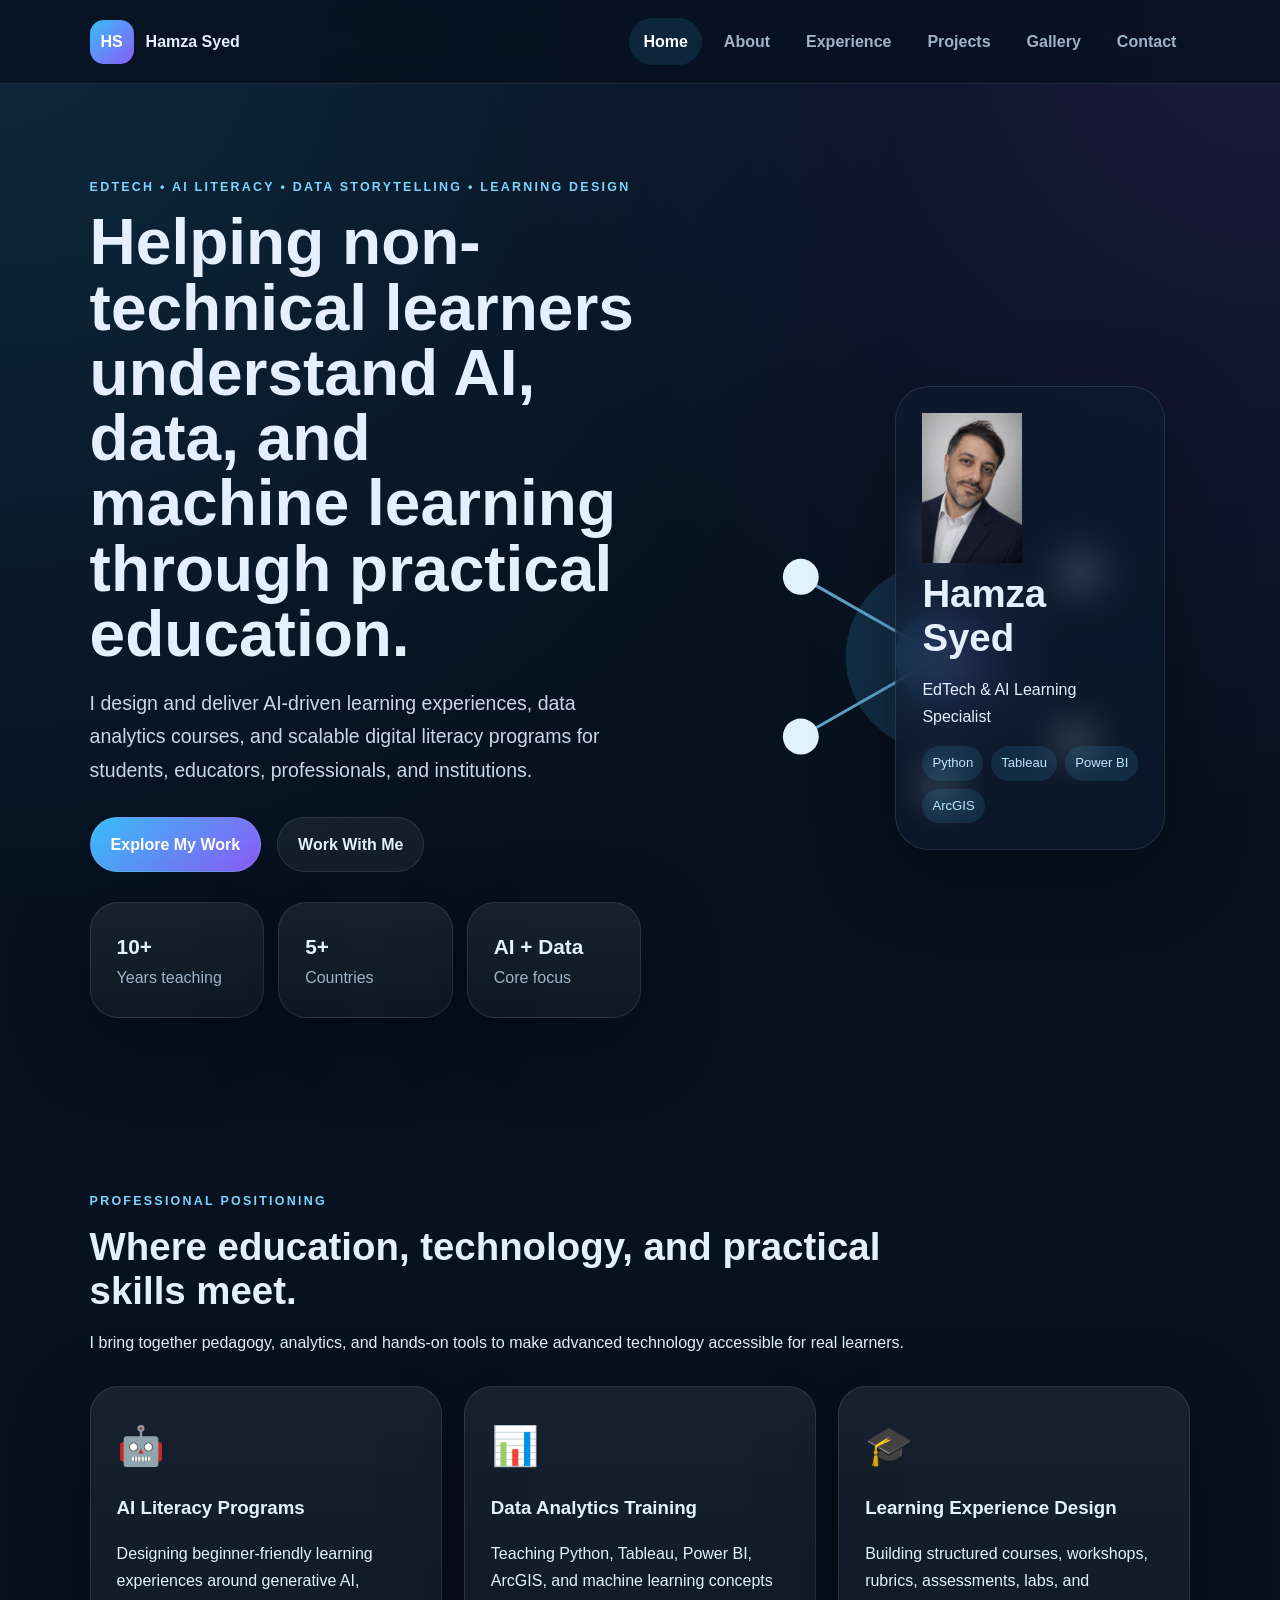
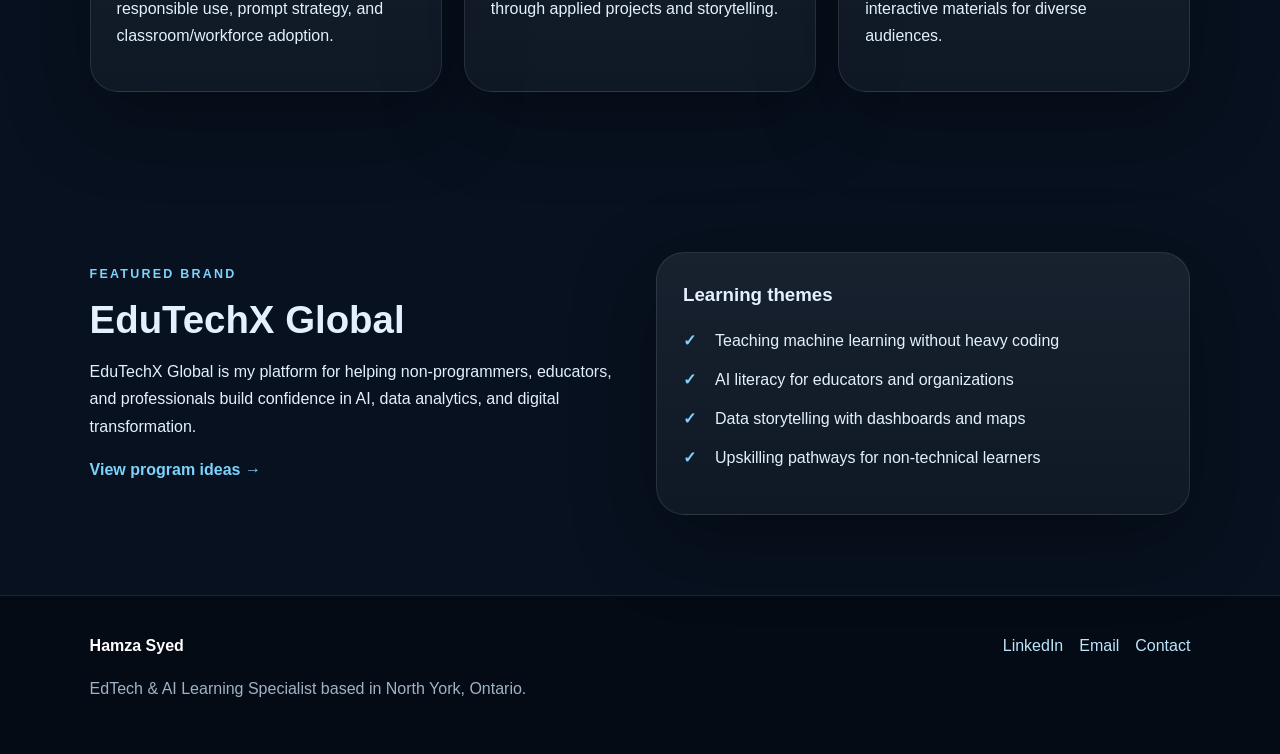
<file: index.html>
<!DOCTYPE html>
<html lang="en">
<head>
  <meta charset="UTF-8" />
  <meta name="viewport" content="width=device-width, initial-scale=1.0" />
  <title>Hamza Syed | EdTech, AI & Data Learning Specialist</title>
  <meta name="description" content="Portfolio of Hamza Syed, EdTech & AI Learning Specialist, founder of EduTechX Global, focused on AI literacy, data analytics, learning design, and scalable education programs." />
  <link rel="stylesheet" href="style.css" />
  <script defer src="script.js"></script>
</head>
<body>
  <header class="site-header">
    <a class="brand" href="index.html"><span class="brand-mark">HS</span><span>Hamza Syed</span></a>
    <button class="nav-toggle" aria-label="Open navigation">☰</button>
    <nav class="nav">
      <a class="active" href="index.html">Home</a>
      <a href="about.html">About</a>
      <a href="experience.html">Experience</a>
      <a href="projects.html">Projects</a>
      <a href="gallery.html">Gallery</a>
      <a href="contact.html">Contact</a>
    </nav>
  </header>

  <main>
    <section class="hero hero-grid">
      <div class="hero-copy reveal">
        <p class="eyebrow">EdTech • AI Literacy • Data Storytelling • Learning Design</p>
        <h1>Helping non-technical learners understand AI, data, and machine learning through practical education.</h1>
        <p class="lead">I design and deliver AI-driven learning experiences, data analytics courses, and scalable digital literacy programs for students, educators, professionals, and institutions.</p>
        <div class="hero-actions">
          <a class="btn primary" href="projects.html">Explore My Work</a>
          <a class="btn secondary" href="contact.html">Work With Me</a>
        </div>
        <div class="quick-stats">
          <div><strong>10+</strong><span>Years teaching</span></div>
          <div><strong>5+</strong><span>Countries</span></div>
          <div><strong>AI + Data</strong><span>Core focus</span></div>
        </div>
      </div>
      <div class="hero-visual reveal">
        <div class="profile-card">
        
  <img src="assets/profile.png" width="100" height="150">

          <h2>Hamza Syed</h2>
          <p>EdTech & AI Learning Specialist</p>
          <div class="pill-row">
            <span>Python</span><span>Tableau</span><span>Power BI</span><span>ArcGIS</span>
          </div>
        </div>
        <svg class="hero-svg" viewBox="0 0 500 340" role="img" aria-label="AI learning network graphic">
          <defs><linearGradient id="g" x1="0" x2="1"><stop offset="0" stop-color="#38bdf8"/><stop offset="1" stop-color="#8b5cf6"/></linearGradient></defs>
          <circle cx="250" cy="170" r="95" fill="url(#g)" opacity="0.18"/>
          <circle cx="250" cy="170" r="45" fill="url(#g)" opacity="0.55"/>
          <g stroke="#7dd3fc" stroke-width="3" opacity="0.75">
            <line x1="250" y1="170" x2="110" y2="90"/><line x1="250" y1="170" x2="390" y2="85"/>
            <line x1="250" y1="170" x2="110" y2="250"/><line x1="250" y1="170" x2="385" y2="255"/>
            <line x1="250" y1="170" x2="250" y2="45"/><line x1="250" y1="170" x2="250" y2="300"/>
          </g>
          <g fill="#e0f2fe">
            <circle cx="110" cy="90" r="18"/><circle cx="390" cy="85" r="18"/><circle cx="110" cy="250" r="18"/>
            <circle cx="385" cy="255" r="18"/><circle cx="250" cy="45" r="18"/><circle cx="250" cy="300" r="18"/>
          </g>
          <text x="250" y="176" text-anchor="middle" font-size="20" fill="white" font-weight="700">AI</text>
        </svg>
      </div>
    </section>

    <section class="section reveal">
      <div class="section-heading">
        <p class="eyebrow">Professional Positioning</p>
        <h2>Where education, technology, and practical skills meet.</h2>
        <p>I bring together pedagogy, analytics, and hands-on tools to make advanced technology accessible for real learners.</p>
      </div>
      <div class="cards three">
        <article class="card"><div class="icon">🤖</div><h3>AI Literacy Programs</h3><p>Designing beginner-friendly learning experiences around generative AI, responsible use, prompt strategy, and classroom/workforce adoption.</p></article>
        <article class="card"><div class="icon">📊</div><h3>Data Analytics Training</h3><p>Teaching Python, Tableau, Power BI, ArcGIS, and machine learning concepts through applied projects and storytelling.</p></article>
        <article class="card"><div class="icon">🎓</div><h3>Learning Experience Design</h3><p>Building structured courses, workshops, rubrics, assessments, labs, and interactive materials for diverse audiences.</p></article>
      </div>
    </section>

    <section class="section split reveal">
      <div>
        <p class="eyebrow">Featured Brand</p>
        <h2>EduTechX Global</h2>
        <p>EduTechX Global is my platform for helping non-programmers, educators, and professionals build confidence in AI, data analytics, and digital transformation.</p>
        <a class="text-link" href="projects.html">View program ideas →</a>
      </div>
      <div class="feature-panel">
        <h3>Learning themes</h3>
        <ul class="check-list">
          <li>Teaching machine learning without heavy coding</li>
          <li>AI literacy for educators and organizations</li>
          <li>Data storytelling with dashboards and maps</li>
          <li>Upskilling pathways for non-technical learners</li>
        </ul>
      </div>
    </section>
  </main>

  <footer class="site-footer">
    <div><strong>Hamza Syed</strong><p>EdTech & AI Learning Specialist based in North York, Ontario.</p></div>
    <div class="footer-links"><a href="https://www.linkedin.com/in/hamza-giki/" target="_blank">LinkedIn</a><a href="mailto:hamzashah_345@yahoo.com">Email</a><a href="contact.html">Contact</a></div>
  </footer>
</body>
</html>
</file>
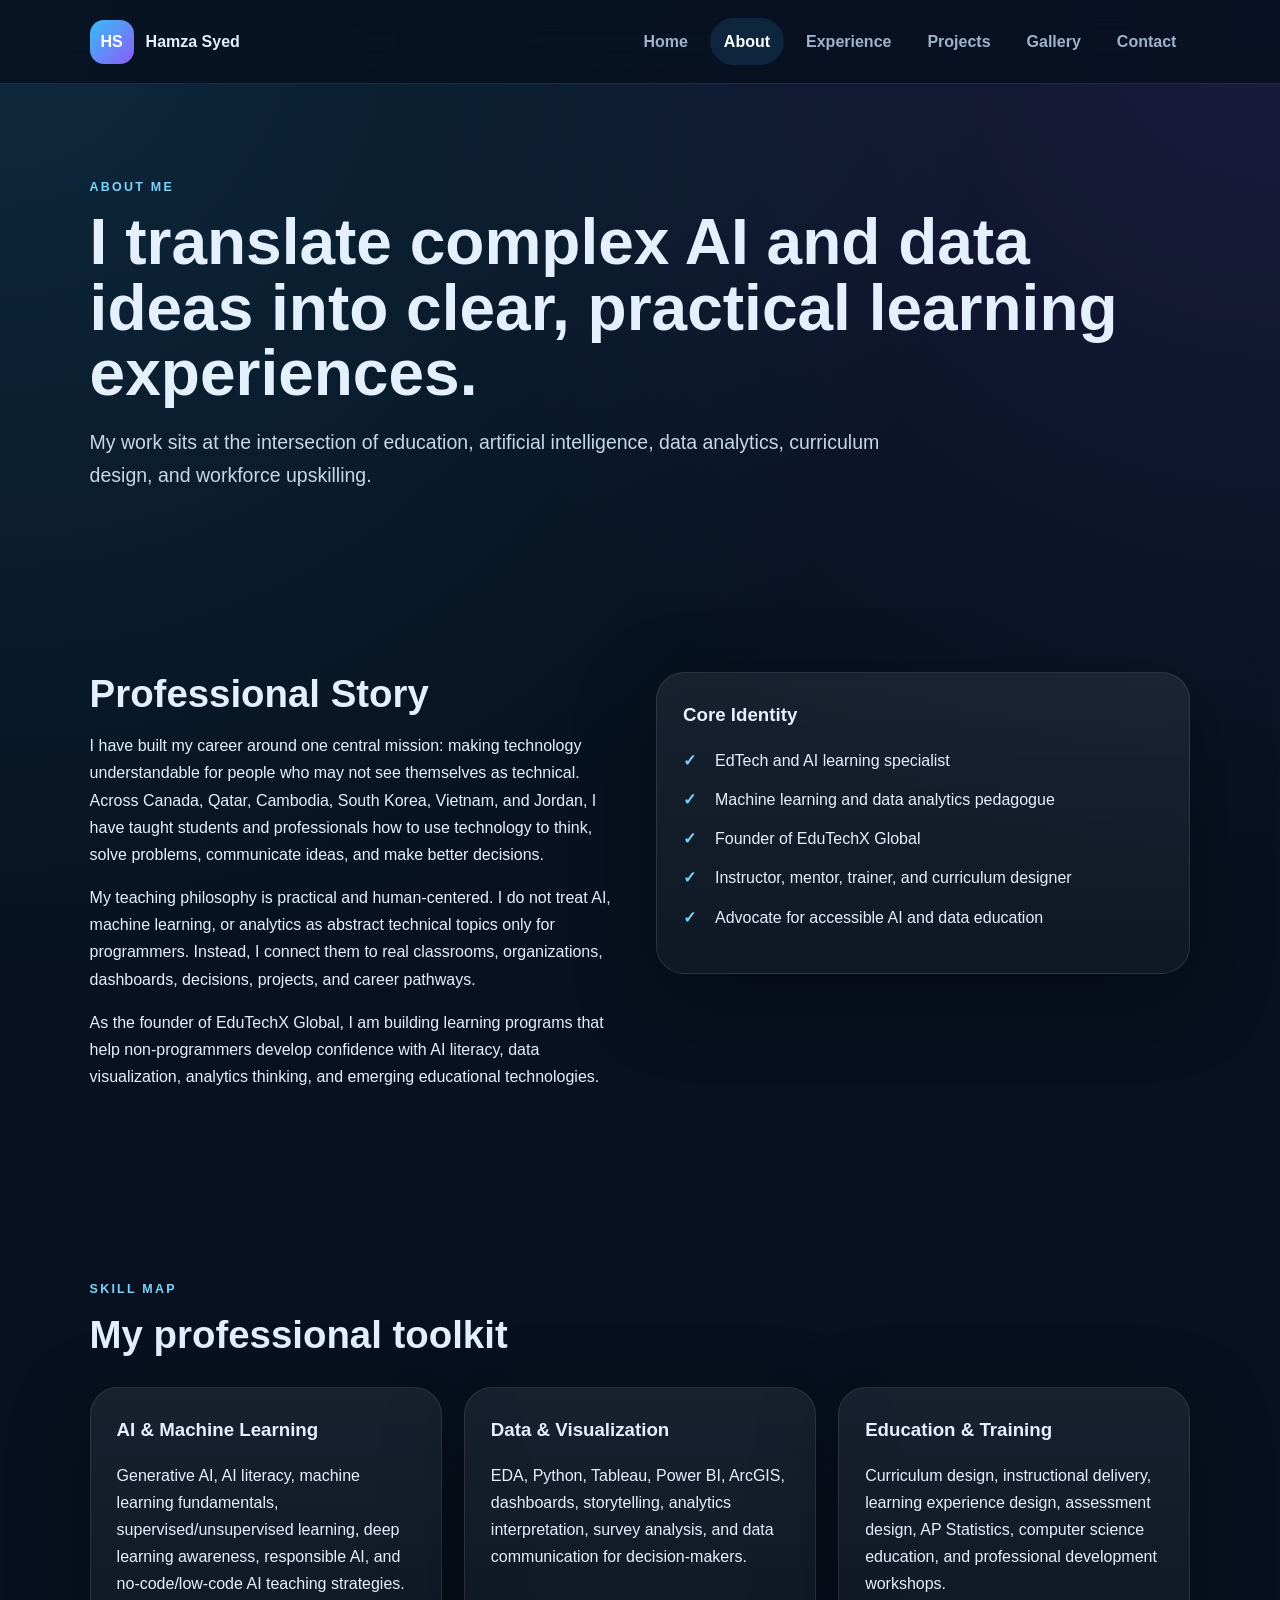
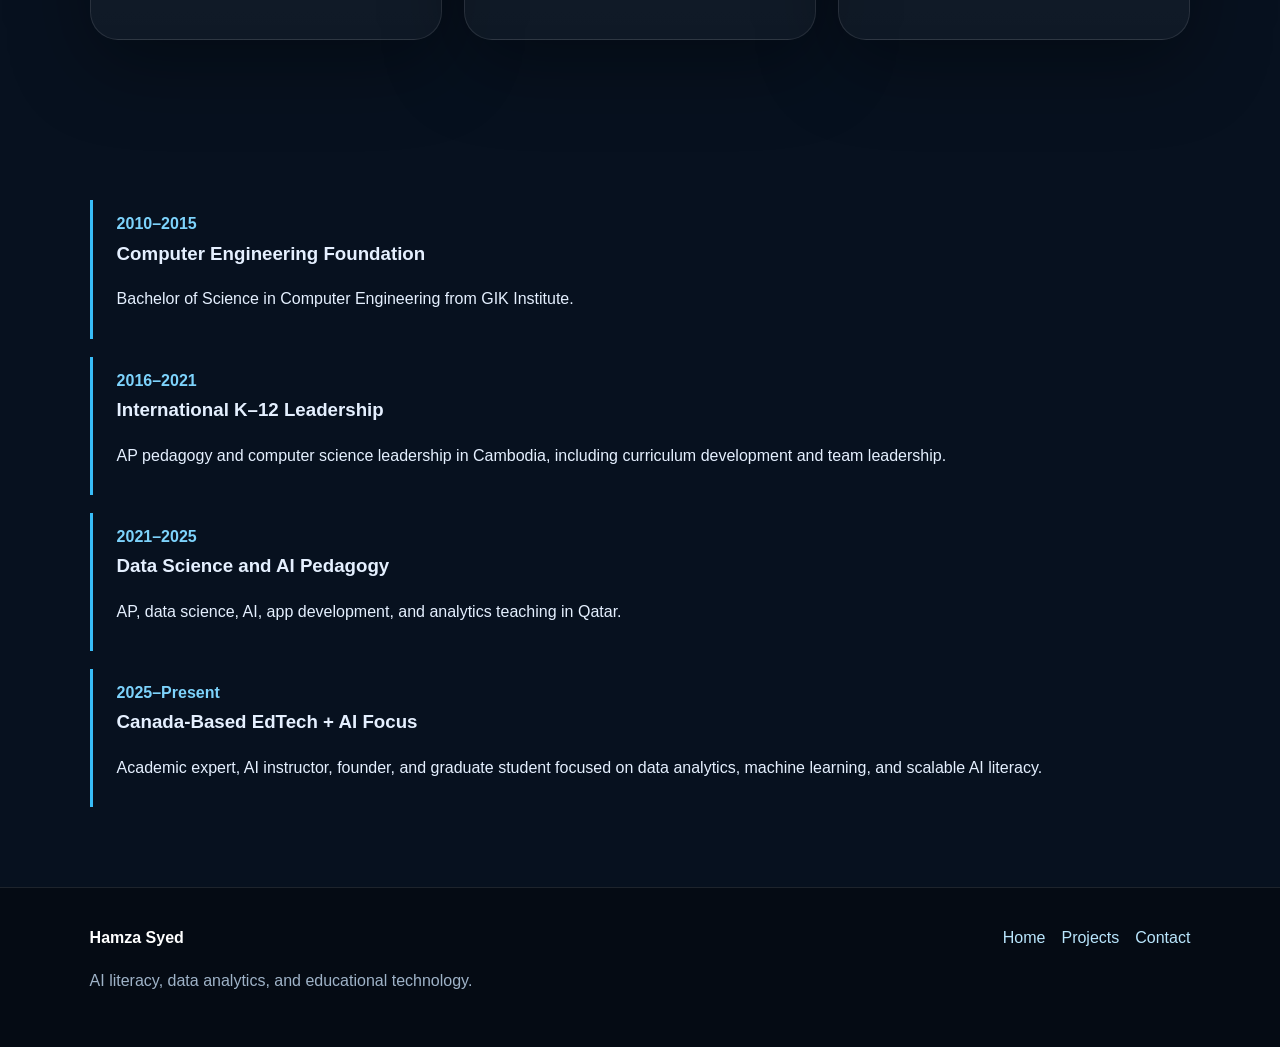
<file: about.html>
<!DOCTYPE html>
<html lang="en">
<head><meta charset="UTF-8"><meta name="viewport" content="width=device-width, initial-scale=1.0"><title>About | Hamza Syed</title><link rel="stylesheet" href="style.css"><script defer src="script.js"></script></head>
<body>
<header class="site-header"><a class="brand" href="index.html"><span class="brand-mark">HS</span><span>Hamza Syed</span></a><button class="nav-toggle">☰</button><nav class="nav"><a href="index.html">Home</a><a class="active" href="about.html">About</a><a href="experience.html">Experience</a><a href="projects.html">Projects</a><a href="gallery.html">Gallery</a><a href="contact.html">Contact</a></nav></header>
<main>
<section class="page-hero reveal"><p class="eyebrow">About Me</p><h1>I translate complex AI and data ideas into clear, practical learning experiences.</h1><p class="lead">My work sits at the intersection of education, artificial intelligence, data analytics, curriculum design, and workforce upskilling.</p></section>
<section class="section split reveal"><div><h2>Professional Story</h2><p>I have built my career around one central mission: making technology understandable for people who may not see themselves as technical. Across Canada, Qatar, Cambodia, South Korea, Vietnam, and Jordan, I have taught students and professionals how to use technology to think, solve problems, communicate ideas, and make better decisions.</p><p>My teaching philosophy is practical and human-centered. I do not treat AI, machine learning, or analytics as abstract technical topics only for programmers. Instead, I connect them to real classrooms, organizations, dashboards, decisions, projects, and career pathways.</p><p>As the founder of EduTechX Global, I am building learning programs that help non-programmers develop confidence with AI literacy, data visualization, analytics thinking, and emerging educational technologies.</p></div><div class="feature-panel"><h3>Core Identity</h3><ul class="check-list"><li>EdTech and AI learning specialist</li><li>Machine learning and data analytics pedagogue</li><li>Founder of EduTechX Global</li><li>Instructor, mentor, trainer, and curriculum designer</li><li>Advocate for accessible AI and data education</li></ul></div></section>
<section class="section reveal"><div class="section-heading"><p class="eyebrow">Skill Map</p><h2>My professional toolkit</h2></div><div class="cards three"><article class="card"><h3>AI & Machine Learning</h3><p>Generative AI, AI literacy, machine learning fundamentals, supervised/unsupervised learning, deep learning awareness, responsible AI, and no-code/low-code AI teaching strategies.</p></article><article class="card"><h3>Data & Visualization</h3><p>EDA, Python, Tableau, Power BI, ArcGIS, dashboards, storytelling, analytics interpretation, survey analysis, and data communication for decision-makers.</p></article><article class="card"><h3>Education & Training</h3><p>Curriculum design, instructional delivery, learning experience design, assessment design, AP Statistics, computer science education, and professional development workshops.</p></article></div></section>
<section class="section reveal"><div class="timeline"><div><span>2010–2015</span><h3>Computer Engineering Foundation</h3><p>Bachelor of Science in Computer Engineering from GIK Institute.</p></div><div><span>2016–2021</span><h3>International K–12 Leadership</h3><p>AP pedagogy and computer science leadership in Cambodia, including curriculum development and team leadership.</p></div><div><span>2021–2025</span><h3>Data Science and AI Pedagogy</h3><p>AP, data science, AI, app development, and analytics teaching in Qatar.</p></div><div><span>2025–Present</span><h3>Canada-Based EdTech + AI Focus</h3><p>Academic expert, AI instructor, founder, and graduate student focused on data analytics, machine learning, and scalable AI literacy.</p></div></div></section>
</main>
<footer class="site-footer"><div><strong>Hamza Syed</strong><p>AI literacy, data analytics, and educational technology.</p></div><div class="footer-links"><a href="index.html">Home</a><a href="projects.html">Projects</a><a href="contact.html">Contact</a></div></footer>
</body></html>
</file>
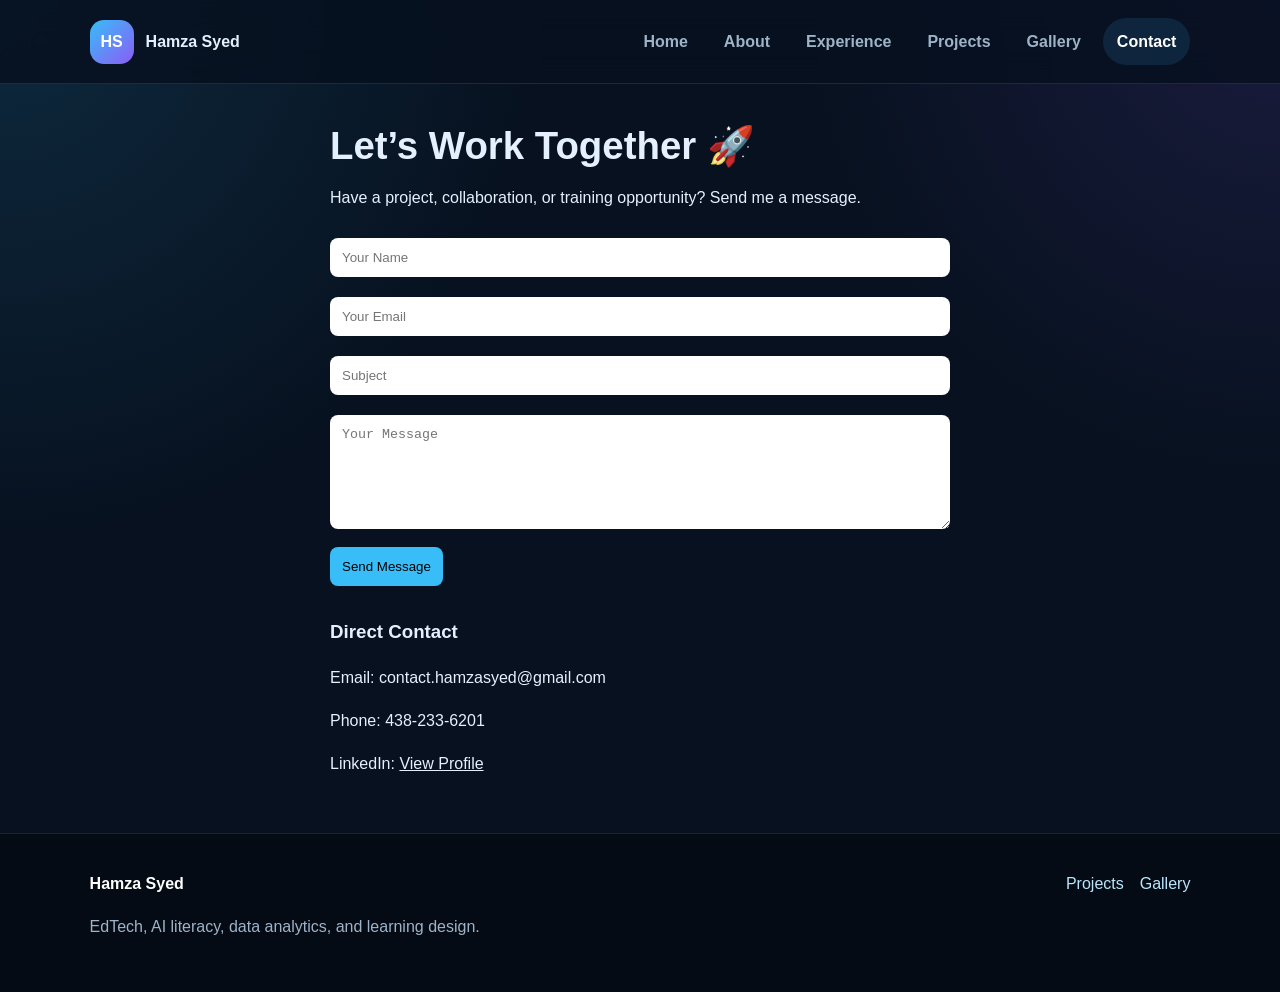
<file: contact.html>
<!DOCTYPE html> <html lang="en"> <head> <meta charset="UTF-8"> <meta name="viewport" content="width=device-width, initial-scale=1.0"> <title>Contact | Hamza Syed</title> <link rel="stylesheet" href="style.css"> <script defer src="script.js"></script> <style> .container { max-width: 700px; margin: auto; padding: 40px; } form input, form textarea { width: 100%; padding: 12px; margin: 10px 0; border-radius: 8px; border: none; } form button { background: #38bdf8; color: black; padding: 12px; border: none; border-radius: 8px; cursor: pointer; } .contact-info { margin-top: 30px; } </style> </head> <body> <header class="site-header"> <a class="brand" href="index.html"> <span class="brand-mark">HS</span> <span>Hamza Syed</span> </a> <button class="nav-toggle">☰</button> <nav class="nav"> <a href="index.html">Home</a> <a href="about.html">About</a> <a href="experience.html">Experience</a> <a href="projects.html">Projects</a> <a href="gallery.html">Gallery</a> <a class="active" href="contact.html">Contact</a> </nav> </header> <main> <div class="container"> <h2>Let’s Work Together 🚀</h2> <p>Have a project, collaboration, or training opportunity? Send me a message.</p> <form action="https://formspree.io/f/mojyybay" method="POST"> <input type="text" name="name" placeholder="Your Name" required> <input type="email" name="email" placeholder="Your Email" required> <input type="text" name="subject" placeholder="Subject"> <textarea name="message" rows="6" placeholder="Your Message" required></textarea> <button type="submit">Send Message</button> </form> <div class="contact-info"> <h3>Direct Contact</h3> <p>Email: contact.hamzasyed@gmail.com</p> <p>Phone: 438-233-6201</p> <p> LinkedIn: <a href="https://www.linkedin.com/in/hamza-giki/" target="_blank"> View Profile </a> </p> </div> </div> </main> <footer class="site-footer"> <div> <strong>Hamza Syed</strong> <p>EdTech, AI literacy, data analytics, and learning design.</p> </div> <div class="footer-links"> <a href="projects.html">Projects</a> <a href="gallery.html">Gallery</a> </div> </footer> </body> </html>
</file>
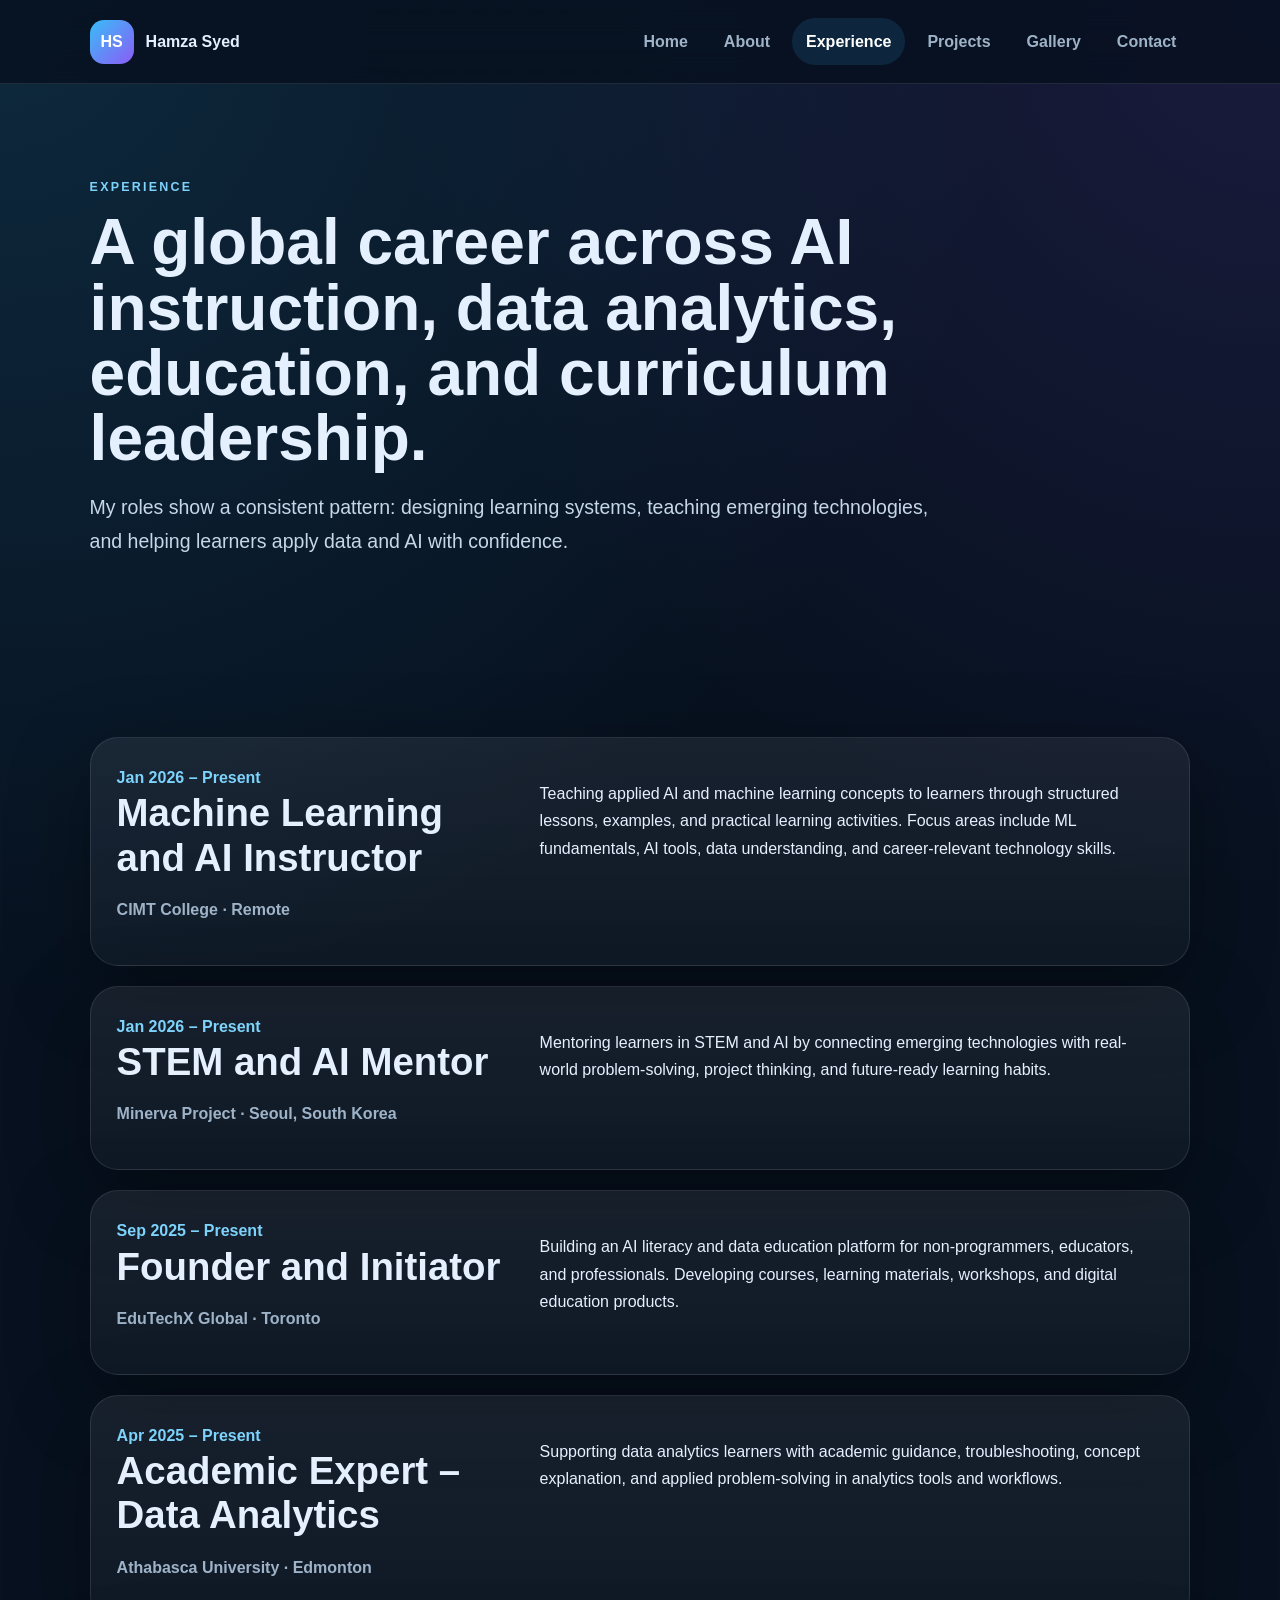
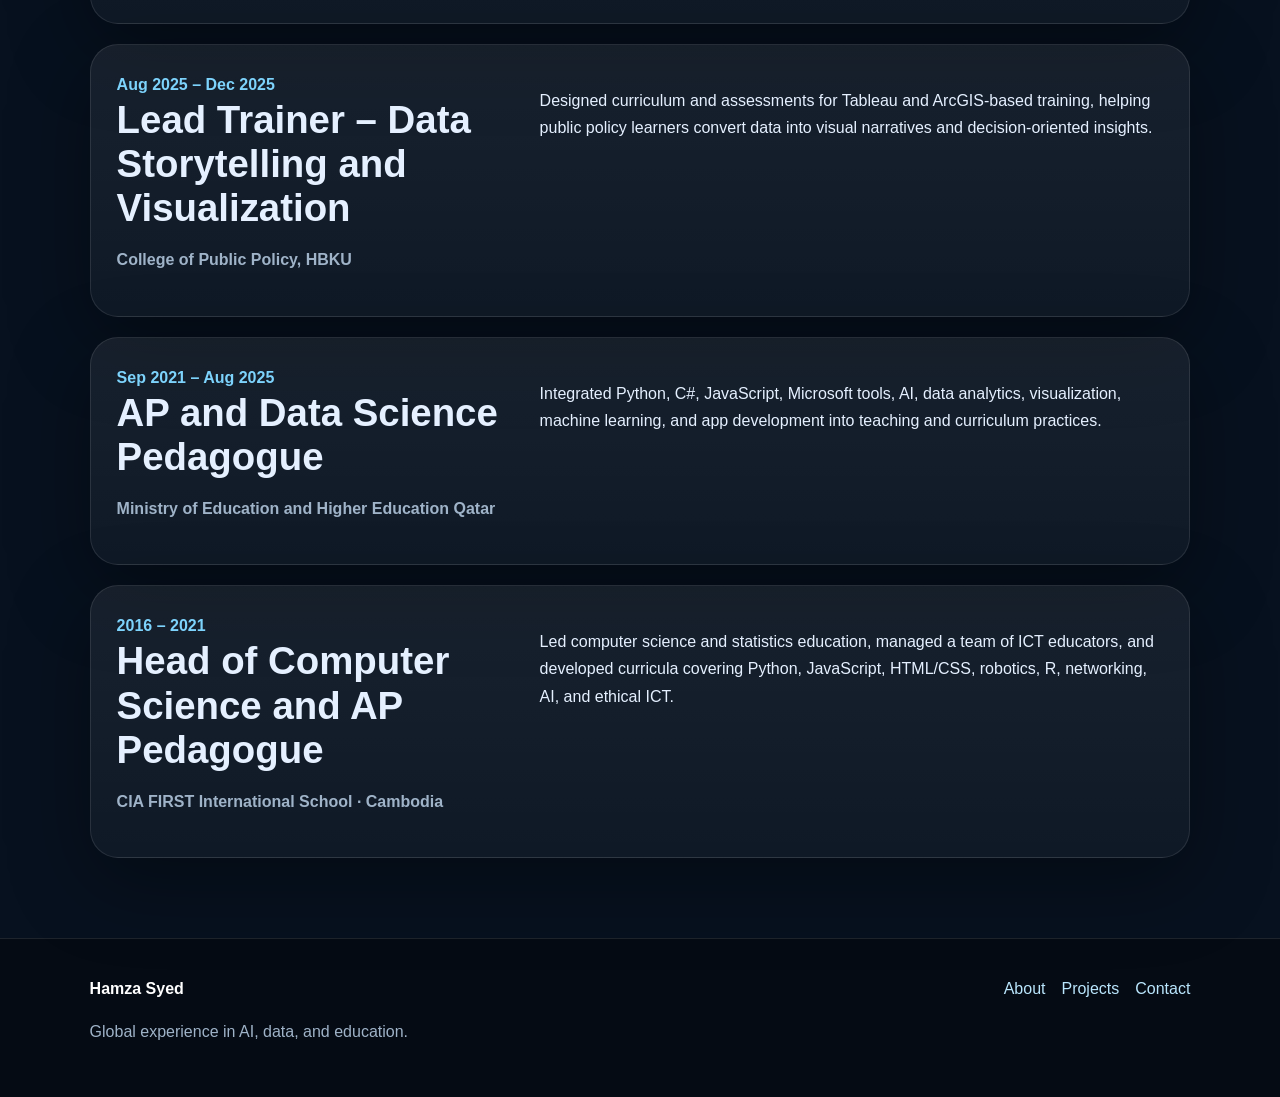
<file: experience.html>
<!DOCTYPE html><html lang="en"><head><meta charset="UTF-8"><meta name="viewport" content="width=device-width, initial-scale=1.0"><title>Experience | Hamza Syed</title><link rel="stylesheet" href="style.css"><script defer src="script.js"></script></head><body>
<header class="site-header"><a class="brand" href="index.html"><span class="brand-mark">HS</span><span>Hamza Syed</span></a><button class="nav-toggle">☰</button><nav class="nav"><a href="index.html">Home</a><a href="about.html">About</a><a class="active" href="experience.html">Experience</a><a href="projects.html">Projects</a><a href="gallery.html">Gallery</a><a href="contact.html">Contact</a></nav></header>
<main><section class="page-hero reveal"><p class="eyebrow">Experience</p><h1>A global career across AI instruction, data analytics, education, and curriculum leadership.</h1><p class="lead">My roles show a consistent pattern: designing learning systems, teaching emerging technologies, and helping learners apply data and AI with confidence.</p></section>
<section class="section reveal"><div class="experience-list">
<article class="experience-item"><div><span class="date">Jan 2026 – Present</span><h2>Machine Learning and AI Instructor</h2><p class="org">CIMT College · Remote</p></div><p>Teaching applied AI and machine learning concepts to learners through structured lessons, examples, and practical learning activities. Focus areas include ML fundamentals, AI tools, data understanding, and career-relevant technology skills.</p></article>
<article class="experience-item"><div><span class="date">Jan 2026 – Present</span><h2>STEM and AI Mentor</h2><p class="org">Minerva Project · Seoul, South Korea</p></div><p>Mentoring learners in STEM and AI by connecting emerging technologies with real-world problem-solving, project thinking, and future-ready learning habits.</p></article>
<article class="experience-item"><div><span class="date">Sep 2025 – Present</span><h2>Founder and Initiator</h2><p class="org">EduTechX Global · Toronto</p></div><p>Building an AI literacy and data education platform for non-programmers, educators, and professionals. Developing courses, learning materials, workshops, and digital education products.</p></article>
<article class="experience-item"><div><span class="date">Apr 2025 – Present</span><h2>Academic Expert – Data Analytics</h2><p class="org">Athabasca University · Edmonton</p></div><p>Supporting data analytics learners with academic guidance, troubleshooting, concept explanation, and applied problem-solving in analytics tools and workflows.</p></article>
<article class="experience-item"><div><span class="date">Aug 2025 – Dec 2025</span><h2>Lead Trainer – Data Storytelling and Visualization</h2><p class="org">College of Public Policy, HBKU</p></div><p>Designed curriculum and assessments for Tableau and ArcGIS-based training, helping public policy learners convert data into visual narratives and decision-oriented insights.</p></article>
<article class="experience-item"><div><span class="date">Sep 2021 – Aug 2025</span><h2>AP and Data Science Pedagogue</h2><p class="org">Ministry of Education and Higher Education Qatar</p></div><p>Integrated Python, C#, JavaScript, Microsoft tools, AI, data analytics, visualization, machine learning, and app development into teaching and curriculum practices.</p></article>
<article class="experience-item"><div><span class="date">2016 – 2021</span><h2>Head of Computer Science and AP Pedagogue</h2><p class="org">CIA FIRST International School · Cambodia</p></div><p>Led computer science and statistics education, managed a team of ICT educators, and developed curricula covering Python, JavaScript, HTML/CSS, robotics, R, networking, AI, and ethical ICT.</p></article>
</div></section></main>
<footer class="site-footer"><div><strong>Hamza Syed</strong><p>Global experience in AI, data, and education.</p></div><div class="footer-links"><a href="about.html">About</a><a href="projects.html">Projects</a><a href="contact.html">Contact</a></div></footer></body></html>
</file>
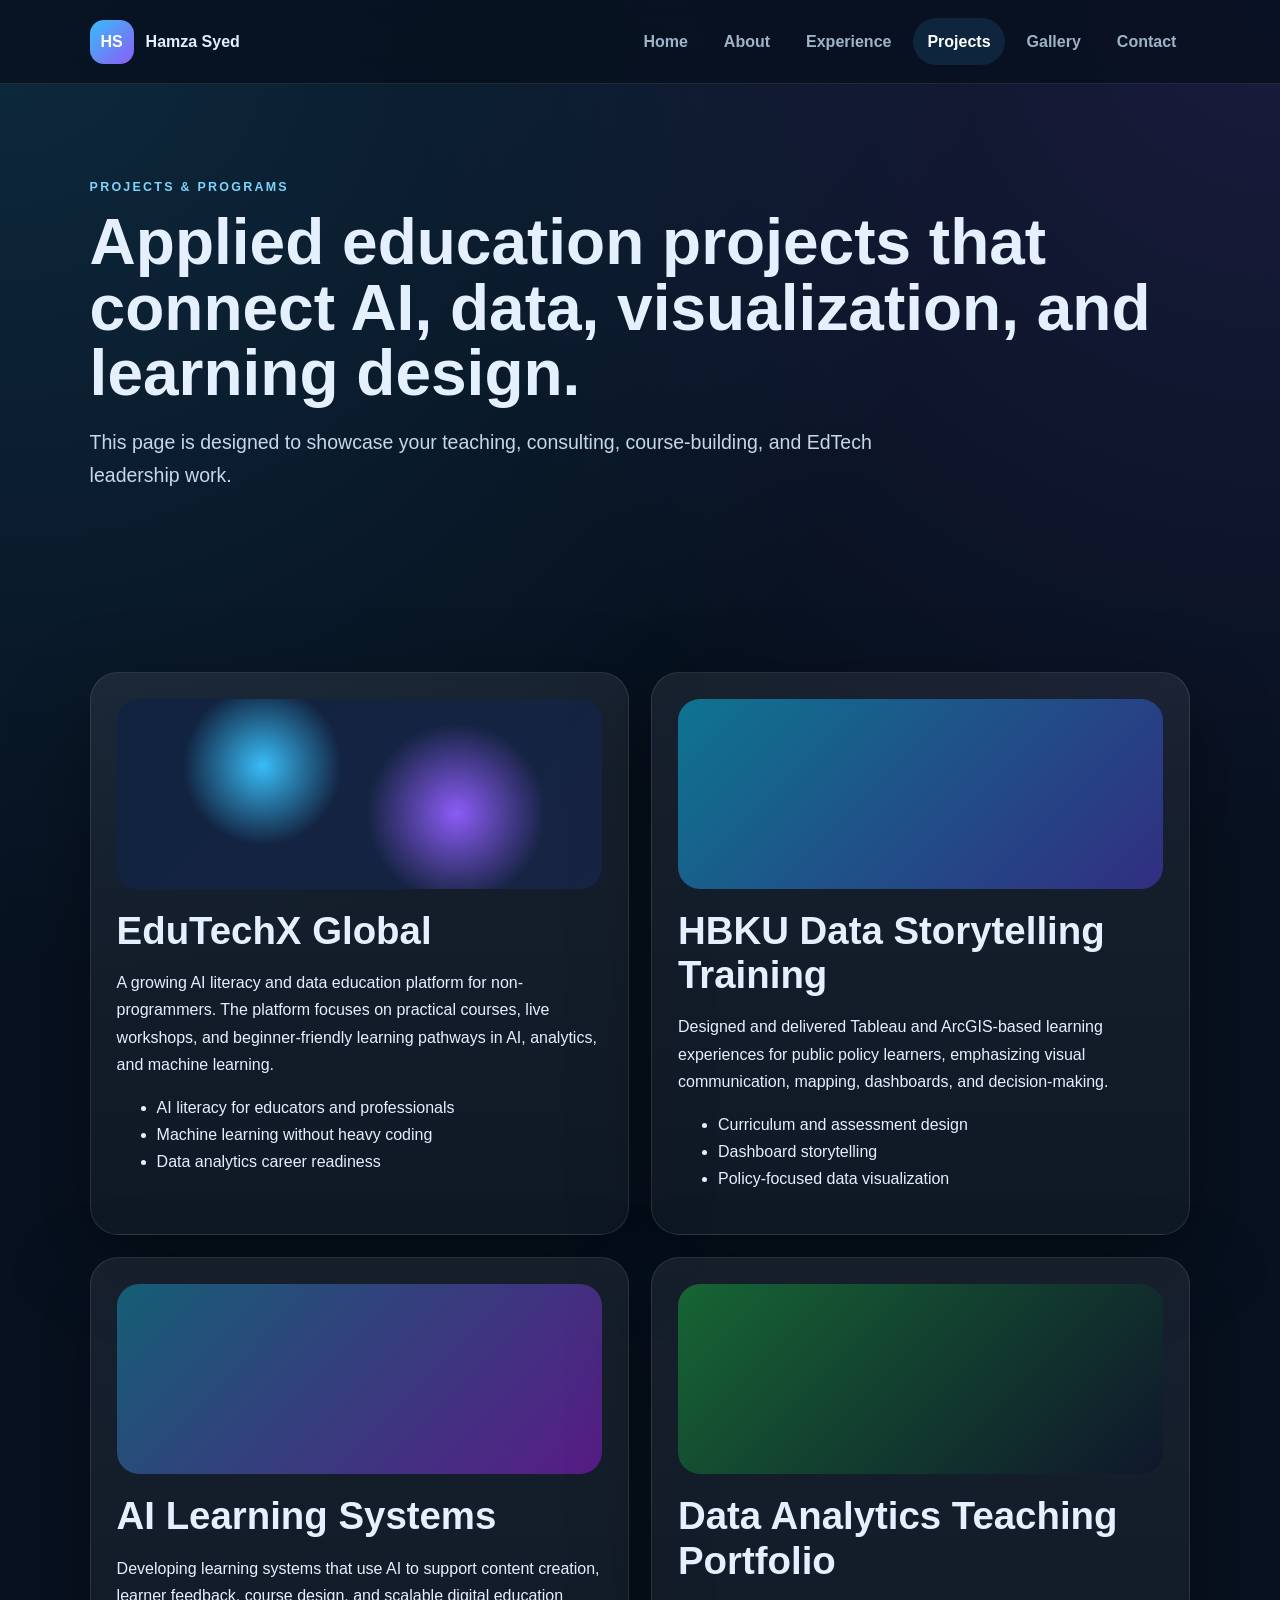
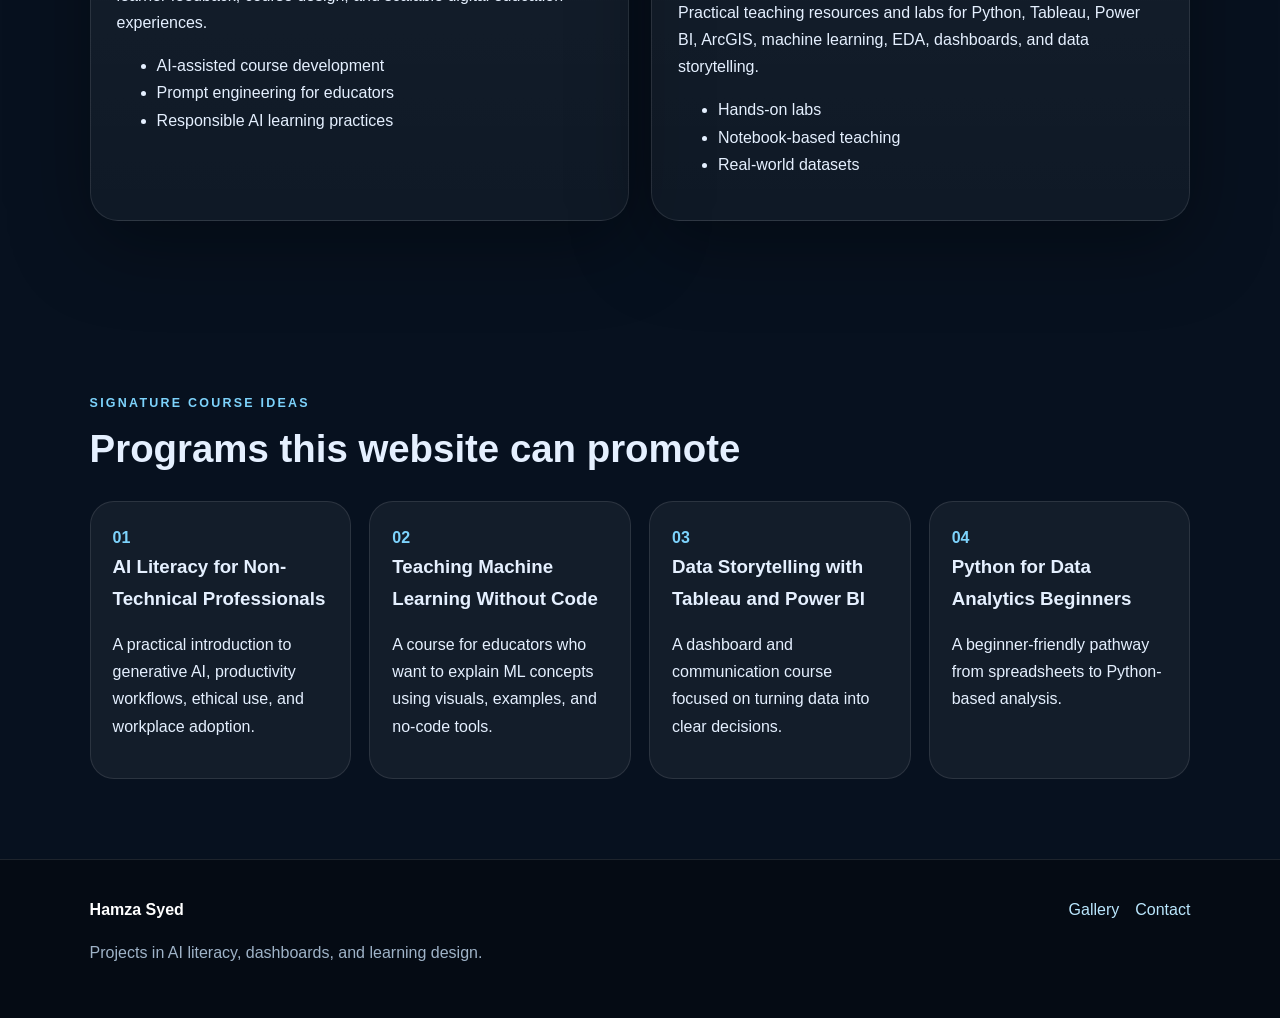
<file: projects.html>
<!DOCTYPE html><html lang="en"><head><meta charset="UTF-8"><meta name="viewport" content="width=device-width, initial-scale=1.0"><title>Projects | Hamza Syed</title><link rel="stylesheet" href="style.css"><script defer src="script.js"></script></head><body>
<header class="site-header"><a class="brand" href="index.html"><span class="brand-mark">HS</span><span>Hamza Syed</span></a><button class="nav-toggle">☰</button><nav class="nav"><a href="index.html">Home</a><a href="about.html">About</a><a href="experience.html">Experience</a><a class="active" href="projects.html">Projects</a><a href="gallery.html">Gallery</a><a href="contact.html">Contact</a></nav></header>
<main><section class="page-hero reveal"><p class="eyebrow">Projects & Programs</p><h1>Applied education projects that connect AI, data, visualization, and learning design.</h1><p class="lead">This page is designed to showcase your teaching, consulting, course-building, and EdTech leadership work.</p></section>
<section class="section reveal"><div class="cards two">
<article class="project-card"><div class="project-visual visual-ai"></div><h2>EduTechX Global</h2><p>A growing AI literacy and data education platform for non-programmers. The platform focuses on practical courses, live workshops, and beginner-friendly learning pathways in AI, analytics, and machine learning.</p><ul><li>AI literacy for educators and professionals</li><li>Machine learning without heavy coding</li><li>Data analytics career readiness</li></ul></article>
<article class="project-card"><div class="project-visual visual-dashboard"></div><h2>HBKU Data Storytelling Training</h2><p>Designed and delivered Tableau and ArcGIS-based learning experiences for public policy learners, emphasizing visual communication, mapping, dashboards, and decision-making.</p><ul><li>Curriculum and assessment design</li><li>Dashboard storytelling</li><li>Policy-focused data visualization</li></ul></article>
<article class="project-card"><div class="project-visual visual-learning"></div><h2>AI Learning Systems</h2><p>Developing learning systems that use AI to support content creation, learner feedback, course design, and scalable digital education experiences.</p><ul><li>AI-assisted course development</li><li>Prompt engineering for educators</li><li>Responsible AI learning practices</li></ul></article>
<article class="project-card"><div class="project-visual visual-map"></div><h2>Data Analytics Teaching Portfolio</h2><p>Practical teaching resources and labs for Python, Tableau, Power BI, ArcGIS, machine learning, EDA, dashboards, and data storytelling.</p><ul><li>Hands-on labs</li><li>Notebook-based teaching</li><li>Real-world datasets</li></ul></article>
</div></section>
<section class="section reveal"><div class="section-heading"><p class="eyebrow">Signature Course Ideas</p><h2>Programs this website can promote</h2></div><div class="course-grid"><div><strong>01</strong><h3>AI Literacy for Non-Technical Professionals</h3><p>A practical introduction to generative AI, productivity workflows, ethical use, and workplace adoption.</p></div><div><strong>02</strong><h3>Teaching Machine Learning Without Code</h3><p>A course for educators who want to explain ML concepts using visuals, examples, and no-code tools.</p></div><div><strong>03</strong><h3>Data Storytelling with Tableau and Power BI</h3><p>A dashboard and communication course focused on turning data into clear decisions.</p></div><div><strong>04</strong><h3>Python for Data Analytics Beginners</h3><p>A beginner-friendly pathway from spreadsheets to Python-based analysis.</p></div></div></section></main>
<footer class="site-footer"><div><strong>Hamza Syed</strong><p>Projects in AI literacy, dashboards, and learning design.</p></div><div class="footer-links"><a href="gallery.html">Gallery</a><a href="contact.html">Contact</a></div></footer></body></html>
</file>
<file: style.css>
:root{--bg:#07111f;--panel:#0f1b2e;--panel2:#12233b;--text:#e5f0ff;--muted:#9fb3c8;--brand:#38bdf8;--brand2:#8b5cf6;--line:rgba(255,255,255,.1);--shadow:0 24px 80px rgba(0,0,0,.35)}*{box-sizing:border-box}body{margin:0;font-family:Inter,Segoe UI,Arial,sans-serif;background:radial-gradient(circle at top left,rgba(56,189,248,.14),transparent 34%),radial-gradient(circle at top right,rgba(139,92,246,.14),transparent 30%),var(--bg);color:var(--text);line-height:1.7}a{color:inherit}.site-header{position:sticky;top:0;z-index:10;display:flex;align-items:center;justify-content:space-between;padding:18px 7%;background:rgba(7,17,31,.82);backdrop-filter:blur(16px);border-bottom:1px solid var(--line)}.brand{display:flex;align-items:center;gap:12px;text-decoration:none;font-weight:800}.brand-mark{display:grid;place-items:center;width:44px;height:44px;border-radius:14px;background:linear-gradient(135deg,var(--brand),var(--brand2));color:white}.nav{display:flex;gap:8px}.nav a{padding:10px 14px;border-radius:999px;color:var(--muted);text-decoration:none;font-weight:650}.nav a:hover,.nav a.active{background:rgba(56,189,248,.12);color:white}.nav-toggle{display:none;background:none;color:white;border:0;font-size:28px}.hero,.page-hero,.section{padding:80px 7%}.hero-grid{display:grid;grid-template-columns:1.05fr .95fr;gap:50px;align-items:center;min-height:82vh}.eyebrow{color:#7dd3fc;text-transform:uppercase;letter-spacing:.18em;font-size:.78rem;font-weight:800}h1{font-size:clamp(2.3rem,5vw,5rem);line-height:1.02;margin:12px 0 20px}h2{font-size:clamp(1.7rem,3vw,3rem);line-height:1.15;margin:0 0 16px}h3{margin:0 0 10px}.lead{font-size:1.22rem;color:#c7d7ea;max-width:850px}.hero-actions{display:flex;gap:16px;flex-wrap:wrap;margin:30px 0}.btn{display:inline-flex;align-items:center;justify-content:center;padding:13px 20px;border-radius:999px;text-decoration:none;font-weight:800;border:1px solid var(--line)}.primary{background:linear-gradient(135deg,var(--brand),var(--brand2));color:white}.secondary{background:rgba(255,255,255,.06)}.quick-stats{display:grid;grid-template-columns:repeat(3,1fr);gap:14px;margin-top:30px}.quick-stats div,.card,.feature-panel,.experience-item,.project-card,.contact-card,.cta-box,.code-note{background:linear-gradient(180deg,rgba(255,255,255,.07),rgba(255,255,255,.035));border:1px solid var(--line);border-radius:28px;padding:26px;box-shadow:var(--shadow)}.quick-stats strong{display:block;font-size:1.3rem}.quick-stats span,.muted{color:var(--muted)}.hero-visual{position:relative;min-height:470px}.profile-card{position:absolute;right:25px;top:30px;width:270px;z-index:2;background:rgba(15,27,46,.72);backdrop-filter:blur(18px);border:1px solid var(--line);border-radius:34px;padding:26px;box-shadow:var(--shadow)}.avatar-placeholder{display:grid;place-items:center;width:92px;height:92px;border-radius:28px;background:linear-gradient(135deg,var(--brand),var(--brand2));font-size:2rem;font-weight:900}.pill-row{display:flex;flex-wrap:wrap;gap:8px}.pill-row span{padding:6px 10px;border-radius:999px;background:rgba(56,189,248,.12);color:#bae6fd;font-size:.82rem}.hero-svg{position:absolute;left:0;bottom:0;width:100%;max-width:560px}.section-heading{max-width:850px;margin-bottom:30px}.cards{display:grid;gap:22px}.cards.three{grid-template-columns:repeat(3,1fr)}.cards.two{grid-template-columns:repeat(2,1fr)}.card .icon{font-size:2.4rem;margin-bottom:14px}.split{display:grid;grid-template-columns:1fr 1fr;gap:32px;align-items:start}.check-list{padding-left:0;list-style:none}.check-list li{margin:12px 0;padding-left:32px;position:relative}.check-list li:before{content:'✓';position:absolute;left:0;color:#7dd3fc;font-weight:900}.text-link{color:#7dd3fc;font-weight:800;text-decoration:none}.timeline{display:grid;gap:18px}.timeline div{border-left:3px solid var(--brand);padding:10px 0 10px 24px}.timeline span,.date{color:#7dd3fc;font-weight:800}.experience-list{display:grid;gap:20px}.experience-item{display:grid;grid-template-columns:.9fr 1.4fr;gap:22px}.org{color:var(--muted);font-weight:700}.project-card{overflow:hidden}.project-visual{height:190px;border-radius:22px;margin-bottom:20px;background-size:cover;background-position:center}.visual-ai{background:radial-gradient(circle at 30% 35%,#38bdf8,transparent 22%),radial-gradient(circle at 70% 60%,#8b5cf6,transparent 25%),linear-gradient(135deg,#10233f,#182444)}.visual-dashboard{background:linear-gradient(135deg,#0e7490,#312e81);position:relative}.visual-learning{background:linear-gradient(135deg,#155e75,#581c87)}.visual-map{background:linear-gradient(135deg,#166534,#0f172a)}.course-grid{display:grid;grid-template-columns:repeat(4,1fr);gap:18px}.course-grid div{padding:22px;border:1px solid var(--line);border-radius:24px;background:rgba(255,255,255,.05)}.course-grid strong{color:#7dd3fc}.gallery-grid{display:grid;grid-template-columns:repeat(3,1fr);gap:20px}.gallery-card{min-height:270px;border-radius:30px;padding:26px;display:flex;flex-direction:column;justify-content:flex-end;border:1px solid var(--line);box-shadow:var(--shadow);background-size:cover;background-position:center}.gallery-card span{width:max-content;padding:6px 12px;border-radius:999px;background:rgba(255,255,255,.16);font-weight:800}.gradient-1{background:linear-gradient(135deg,#0ea5e9,#312e81)}.gradient-2{background:linear-gradient(135deg,#0369a1,#164e63)}.gradient-3{background:linear-gradient(135deg,#7c3aed,#0f172a)}.gradient-4{background:linear-gradient(135deg,#be123c,#1e293b)}.gradient-5{background:linear-gradient(135deg,#15803d,#0f172a)}.gradient-6{background:linear-gradient(135deg,#c2410c,#312e81)}.contact-grid{display:grid;grid-template-columns:1fr 1fr;gap:24px}.cta-box{text-align:center}.site-footer{display:flex;justify-content:space-between;gap:24px;padding:36px 7%;border-top:1px solid var(--line);background:#050b14;color:var(--muted)}.site-footer strong{color:white}.footer-links{display:flex;gap:16px;flex-wrap:wrap}.footer-links a{color:#bae6fd;text-decoration:none}.reveal{opacity:0;transform:translateY(18px);transition:.7s ease}.reveal.visible{opacity:1;transform:none}@media(max-width:900px){.nav{display:none;position:absolute;right:7%;top:72px;flex-direction:column;background:#0f1b2e;padding:16px;border-radius:20px}.nav.open{display:flex}.nav-toggle{display:block}.hero-grid,.split,.experience-item,.contact-grid{grid-template-columns:1fr}.cards.three,.cards.two,.gallery-grid,.course-grid{grid-template-columns:1fr}.quick-stats{grid-template-columns:1fr}.hero-visual{min-height:360px}.profile-card{position:relative;right:auto;top:auto;width:auto}.hero-svg{opacity:.5}.site-footer{flex-direction:column}h1{font-size:2.4rem}}
</file>
